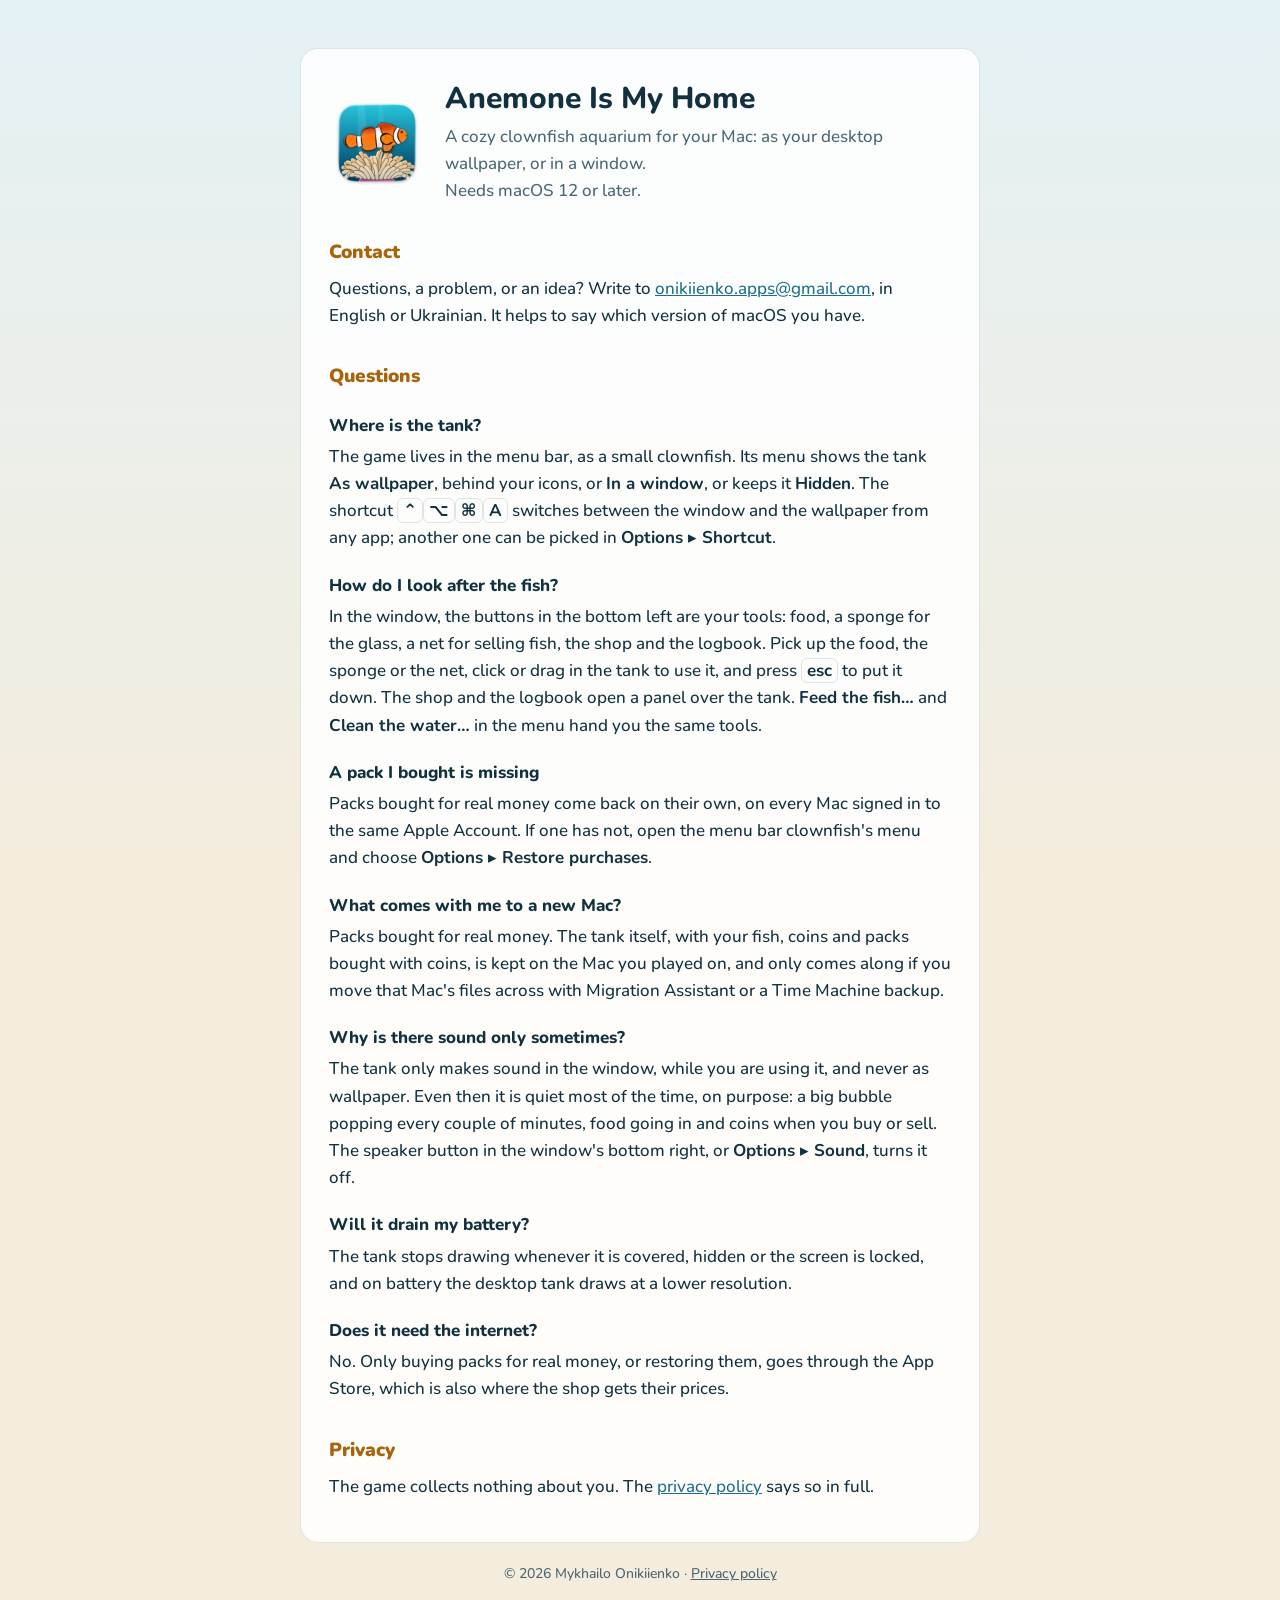
<file: index.html>
<!doctype html>
<html lang="en">
<head>
  <meta charset="utf-8">
  <meta name="viewport" content="width=device-width, initial-scale=1">
  <title>Anemone Is My Home: Support</title>
  <meta name="description" content="Help and contact for Anemone Is My Home, a cozy clownfish aquarium for your Mac.">
  <link rel="stylesheet" href="style.css">
  <!-- Holds the page until the stylesheet is in. An extension reading the layout as soon as
       the HTML is parsed makes Firefox paint it unstyled first; a script here waits for the
       stylesheet. It must not be empty: an empty one is skipped. -->
  <script>0</script>
  <link rel="icon" href="favicon.png">
  <link rel="apple-touch-icon" href="icon.png">
</head>
<body>
<main>
  <header class="title">
    <img src="icon.png" width="96" height="96" alt="The app's icon: a clownfish over its anemone">
    <div>
      <h1>Anemone Is My Home</h1>
      <p class="lede">A cozy clownfish aquarium for your Mac: as your desktop wallpaper, or in a window.<br>Needs macOS 12 or later.</p>
    </div>
  </header>

  <h2>Contact</h2>
  <p>Questions, a problem, or an idea? Write to <a href="mailto:onikiienko.apps@gmail.com">onikiienko.apps@gmail.com</a>, in English or Ukrainian. It helps to say which version of macOS you have.</p>

  <h2>Questions</h2>

  <h3>Where is the tank?</h3>
  <p>The game lives in the menu bar, as a small clownfish. Its menu shows the tank <span class="menu">As wallpaper</span>, behind your icons, or <span class="menu">In a window</span>, or keeps it <span class="menu">Hidden</span>. The shortcut <kbd>⌃</kbd><kbd>⌥</kbd><kbd>⌘</kbd><kbd>A</kbd> switches between the window and the wallpaper from any app; another one can be picked in <span class="menu">Options ▸ Shortcut</span>.</p>

  <h3>How do I look after the fish?</h3>
  <p>In the window, the buttons in the bottom left are your tools: food, a sponge for the glass, a net for selling fish, the shop and the logbook. Pick up the food, the sponge or the net, click or drag in the tank to use it, and press <kbd>esc</kbd> to put it down. The shop and the logbook open a panel over the tank. <span class="menu">Feed the fish…</span> and <span class="menu">Clean the water…</span> in the menu hand you the same tools.</p>

  <h3>A pack I bought is missing</h3>
  <p>Packs bought for real money come back on their own, on every Mac signed in to the same Apple Account. If one has not, open the menu bar clownfish's menu and choose <span class="menu">Options ▸ Restore purchases</span>.</p>

  <h3>What comes with me to a new Mac?</h3>
  <p>Packs bought for real money. The tank itself, with your fish, coins and packs bought with coins, is kept on the Mac you played on, and only comes along if you move that Mac's files across with Migration Assistant or a Time Machine backup.</p>

  <h3>Why is there sound only sometimes?</h3>
  <p>The tank only makes sound in the window, while you are using it, and never as wallpaper. Even then it is quiet most of the time, on purpose: a big bubble popping every couple of minutes, food going in and coins when you buy or sell. The speaker button in the window's bottom right, or <span class="menu">Options ▸ Sound</span>, turns it off.</p>

  <h3>Will it drain my battery?</h3>
  <p>The tank stops drawing whenever it is covered, hidden or the screen is locked, and on battery the desktop tank draws at a lower resolution.</p>

  <h3>Does it need the internet?</h3>
  <p>No. Only buying packs for real money, or restoring them, goes through the App Store, which is also where the shop gets their prices.</p>

  <h2>Privacy</h2>
  <p>The game collects nothing about you. The <a href="privacy/">privacy policy</a> says so in full.</p>
</main>
<footer>© 2026 Mykhailo Onikiienko · <a href="privacy/">Privacy policy</a></footer>
</body>
</html>
</file>
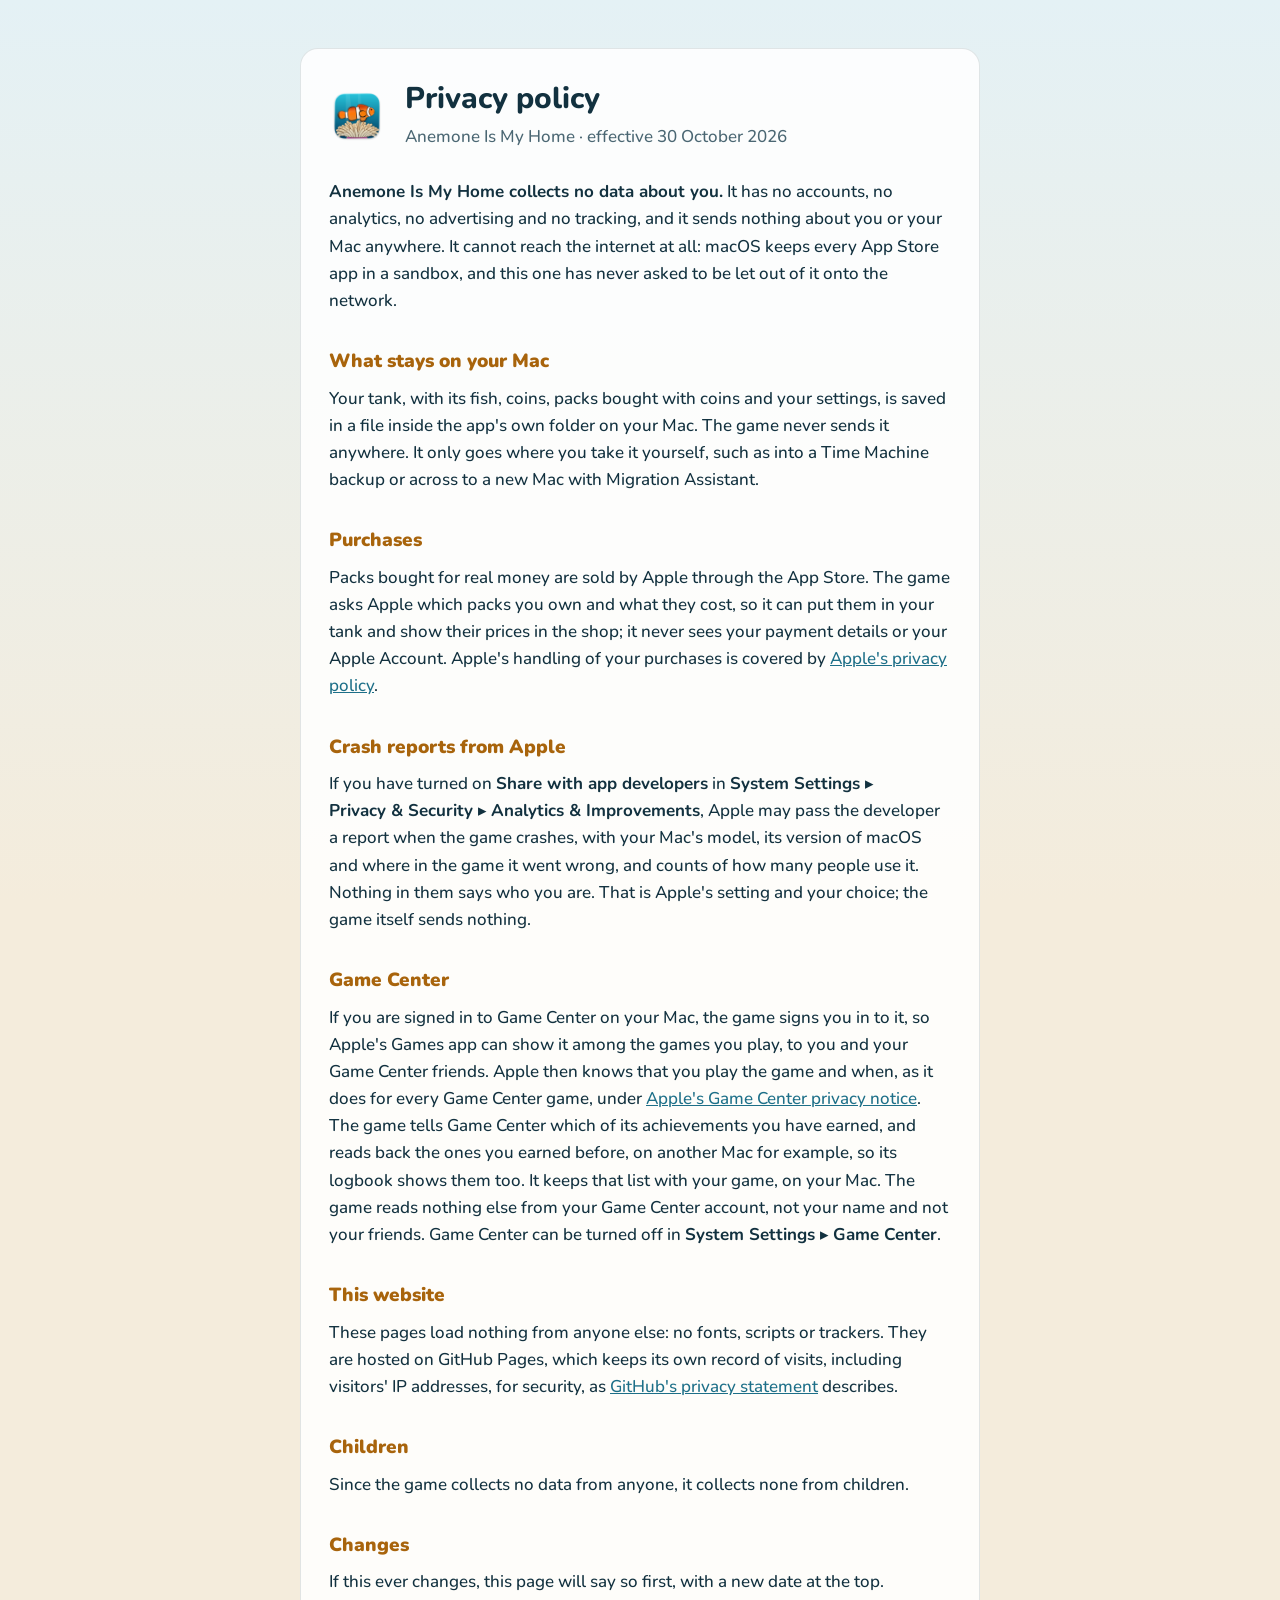
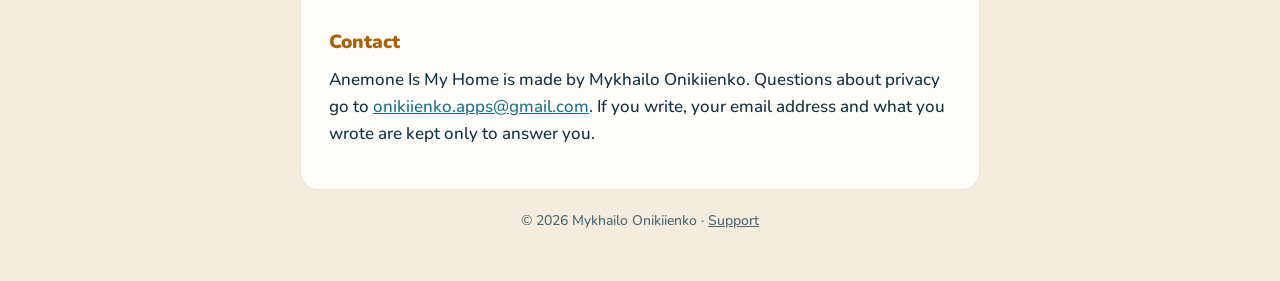
<file: privacy/index.html>
<!doctype html>
<html lang="en">
<head>
  <meta charset="utf-8">
  <meta name="viewport" content="width=device-width, initial-scale=1">
  <title>Anemone Is My Home: Privacy policy</title>
  <meta name="description" content="Anemone Is My Home collects no data about you.">
  <link rel="stylesheet" href="../style.css">
  <!-- Holds the page until the stylesheet is in. An extension reading the layout as soon as
       the HTML is parsed makes Firefox paint it unstyled first; a script here waits for the
       stylesheet. It must not be empty: an empty one is skipped. -->
  <script>0</script>
  <link rel="icon" href="../favicon.png">
</head>
<body>
<main>
  <header class="title small">
    <a href="../"><img src="../icon.png" width="56" height="56" alt="Anemone Is My Home"></a>
    <div>
      <h1>Privacy policy</h1>
      <p class="lede">Anemone Is My Home · effective 30 October 2026</p>
    </div>
  </header>

  <p><strong>Anemone Is My Home collects no data about you.</strong> It has no accounts, no analytics, no advertising and no tracking, and it sends nothing about you or your Mac anywhere. It cannot reach the internet at all: macOS keeps every App Store app in a sandbox, and this one has never asked to be let out of it onto the network.</p>

  <h2>What stays on your Mac</h2>
  <p>Your tank, with its fish, coins, packs bought with coins and your settings, is saved in a file inside the app's own folder on your Mac. The game never sends it anywhere. It only goes where you take it yourself, such as into a Time Machine backup or across to a new Mac with Migration Assistant.</p>

  <h2>Purchases</h2>
  <p>Packs bought for real money are sold by Apple through the App Store. The game asks Apple which packs you own and what they cost, so it can put them in your tank and show their prices in the shop; it never sees your payment details or your Apple Account. Apple's handling of your purchases is covered by <a href="https://www.apple.com/legal/privacy/">Apple's privacy policy</a>.</p>

  <h2>Crash reports from Apple</h2>
  <p>If you have turned on <span class="menu">Share with app developers</span> in <span class="menu">System Settings ▸</span> <span class="menu">Privacy &amp; Security ▸</span> <span class="menu">Analytics &amp; Improvements</span>, Apple may pass the developer a report when the game crashes, with your Mac's model, its version of macOS and where in the game it went wrong, and counts of how many people use it. Nothing in them says who you are. That is Apple's setting and your choice; the game itself sends nothing.</p>

  <h2>Game Center</h2>
  <p>If you are signed in to Game Center on your Mac, the game signs you in to it, so Apple's Games app can show it among the games you play, to you and your Game Center friends. Apple then knows that you play the game and when, as it does for every Game Center game, under <a href="https://www.apple.com/legal/privacy/data/en/game-center/">Apple's Game Center privacy notice</a>. The game tells Game Center which of its achievements you have earned, and reads back the ones you earned before, on another Mac for example, so its logbook shows them too. It keeps that list with your game, on your Mac. The game reads nothing else from your Game Center account, not your name and not your friends. Game Center can be turned off in <span class="menu">System Settings ▸</span> <span class="menu">Game Center</span>.</p>

  <h2>This website</h2>
  <p>These pages load nothing from anyone else: no fonts, scripts or trackers. They are hosted on GitHub Pages, which keeps its own record of visits, including visitors' IP addresses, for security, as <a href="https://docs.github.com/en/site-policy/privacy-policies/github-general-privacy-statement">GitHub's privacy statement</a> describes.</p>

  <h2>Children</h2>
  <p>Since the game collects no data from anyone, it collects none from children.</p>

  <h2>Changes</h2>
  <p>If this ever changes, this page will say so first, with a new date at the top.</p>

  <h2>Contact</h2>
  <p>Anemone Is My Home is made by Mykhailo Onikiienko. Questions about privacy go to <a href="mailto:onikiienko.apps@gmail.com">onikiienko.apps@gmail.com</a>. If you write, your email address and what you wrote are kept only to answer you.</p>
</main>
<footer>© 2026 Mykhailo Onikiienko · <a href="../">Support</a></footer>
</body>
</html>
</file>
<file: style.css>
/* The game's own look: deep water, the shop's dark glass, its amber headings. */

/* The game's own Nunito (native/assets/fonts), cut to Latin, served from here rather than Google
   Fonts, so a visit to these pages tells nobody else about it. */
@font-face {
  font-family: "Nunito";
  src: url("fonts/nunito.woff2") format("woff2");
  font-weight: 200 1000;
  font-display: swap;
}

:root {
  --water-top: #0e3446;
  --water-bottom: #071c27;
  --glass: rgba(6, 22, 31, 0.72);
  --rim: rgba(255, 255, 255, 0.12);
  --text: #ffffff;
  --dim: #b4ccd4;
  --amber: #ffc97c;
  --link: #8fd3e6;
}

@media (prefers-color-scheme: light) {
  :root {
    --water-top: #e4f1f5;
    --water-bottom: #f4ecdc;
    --glass: rgba(255, 255, 255, 0.86);
    --rim: rgba(18, 49, 63, 0.12);
    --text: #12313f;
    --dim: #4b6773;
    --amber: #a8640c;
    --link: #1d6f88;
  }
}

* {
  box-sizing: border-box;
}

html {
  background: var(--water-bottom);
}

body {
  margin: 0;
  min-height: 100vh;
  background: linear-gradient(var(--water-top), var(--water-bottom)) fixed;
  color: var(--text);
  font: 500 17px/1.6 "Nunito", system-ui, sans-serif;
  padding: 48px 16px;
}

main {
  max-width: 680px;
  margin: 0 auto;
  background: var(--glass);
  border: 1px solid var(--rim);
  border-radius: 18px;
  padding: 32px 28px;
}

.title {
  display: flex;
  align-items: center;
  gap: 20px;
  margin-bottom: 28px;
}

.title img {
  display: block;
  flex: none;
}

.title .lede {
  margin: 0;
}

h1 {
  font-size: 30px;
  font-weight: 800;
  line-height: 1.2;
  margin: 0 0 6px;
}

.lede {
  color: var(--dim);
  margin: 0 0 28px;
}

h2 {
  color: var(--amber);
  font-size: 19px;
  font-weight: 900;
  margin: 32px 0 8px;
}

h3 {
  font-size: 17px;
  font-weight: 800;
  margin: 20px 0 4px;
}

p,
li {
  margin: 0 0 10px;
}

ul {
  padding-left: 22px;
}

a {
  color: var(--link);
}

.menu {
  font-weight: 700;
  white-space: nowrap;
}

kbd {
  font: inherit;
  font-weight: 700;
  border: 1px solid var(--rim);
  border-radius: 6px;
  padding: 0 5px;
}

footer {
  max-width: 680px;
  margin: 20px auto 0;
  color: var(--dim);
  font-size: 14px;
  text-align: center;
}

footer a {
  color: inherit;
}

@media (max-width: 520px) {
  main {
    padding: 24px 18px;
  }

  h1 {
    font-size: 26px;
  }

  .title {
    gap: 14px;
  }

  .title img {
    width: 64px;
    height: 64px;
  }

  .title.small img {
    width: 48px;
    height: 48px;
  }
}
</file>
